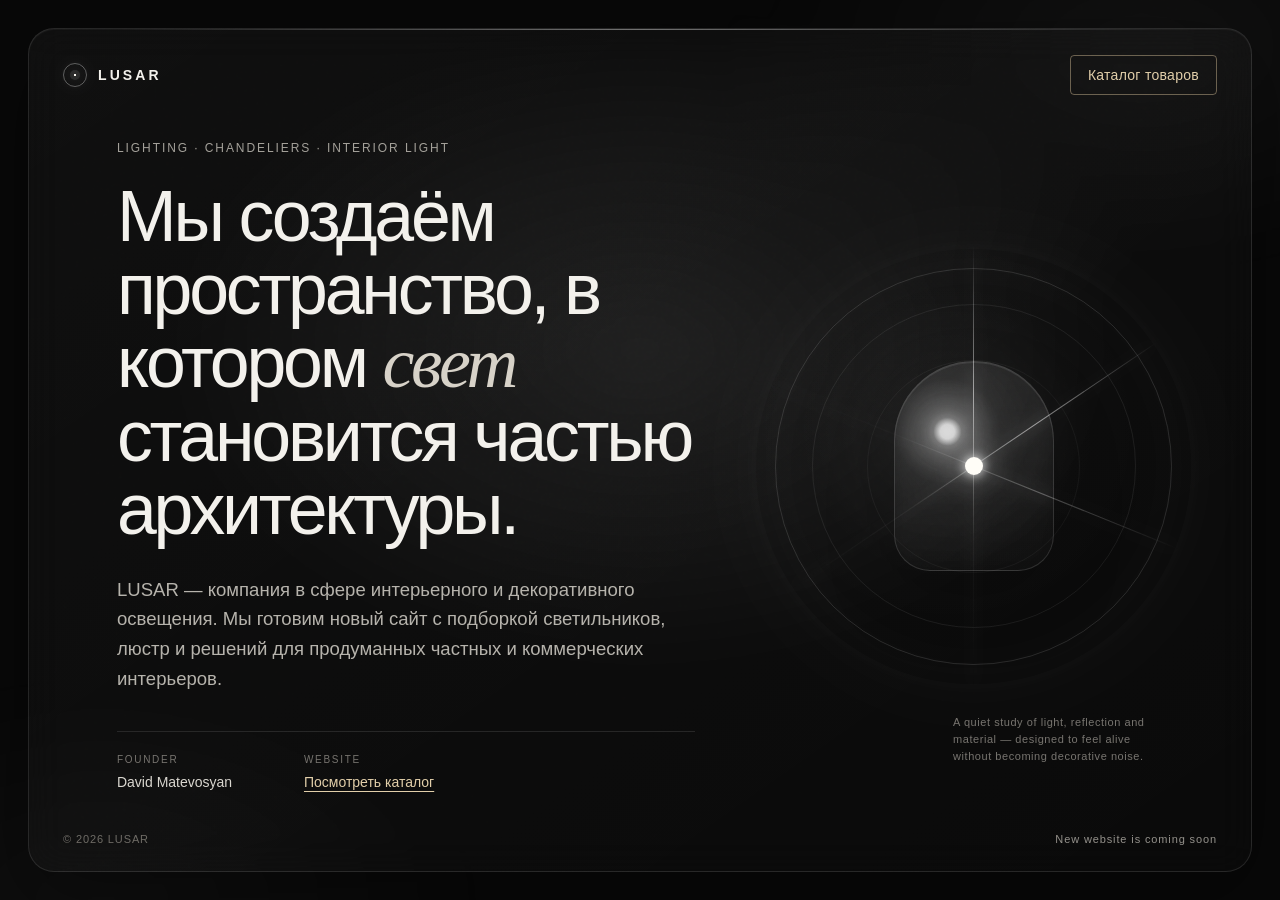
<file: index.html>
<!doctype html>
<html lang="ru">
<head>
  <meta charset="utf-8" />
  <meta name="viewport" content="width=device-width,initial-scale=1,viewport-fit=cover" />
  <title>LUSAR — Lighting & Interiors</title>
  <meta name="description" content="LUSAR — свет, светильники и люстры для частных и коммерческих интерьеров. Новый сайт готовится к запуску." />
  <meta name="theme-color" content="#0a0a0a" />
  <meta name="robots" content="index,follow" />
  <meta property="og:title" content="LUSAR — сайт скоро откроется" />
  <meta property="og:description" content="Свет, светильники и люстры для продуманных интерьеров. Новый сайт LUSAR готовится к запуску." />
  <meta property="og:type" content="website" />
  <style>
    :root{
      --bg:#080808;
      --panel:rgba(255,255,255,.045);
      --line:rgba(255,255,255,.105);
      --text:#f3f1ec;
      --muted:#a4a19a;
      --soft:#d7d2c8;
      --glow:rgba(241,238,229,.16);
      --mx:50%; --my:42%;
    }
    *{box-sizing:border-box}
    html,body{height:100%;margin:0;background:var(--bg);color:var(--text)}
    body{
      font-family:Inter,ui-sans-serif,-apple-system,BlinkMacSystemFont,"Segoe UI",Roboto,Helvetica,Arial,sans-serif;
      overflow:hidden;
      -webkit-font-smoothing:antialiased;
      text-rendering:optimizeLegibility;
    }
    body::before{
      content:""; position:fixed; inset:-20%; pointer-events:none;
      background:
        radial-gradient(900px 600px at var(--mx) var(--my), rgba(255,255,255,.09), transparent 58%),
        radial-gradient(700px 420px at 78% 18%, rgba(255,255,255,.045), transparent 62%),
        radial-gradient(700px 420px at 20% 86%, rgba(255,255,255,.035), transparent 64%);
      filter:blur(10px); opacity:.92;
      transition:opacity .4s ease;
      animation:breathe 9s ease-in-out infinite alternate;
    }
    body::after{
      content:""; position:fixed; inset:0; pointer-events:none; opacity:.25;
      background-image:url("data:image/svg+xml,%3Csvg viewBox='0 0 220 220' xmlns='http://www.w3.org/2000/svg'%3E%3Cfilter id='n'%3E%3CfeTurbulence type='fractalNoise' baseFrequency='.95' numOctaves='3' stitchTiles='stitch'/%3E%3C/filter%3E%3Crect width='100%25' height='100%25' filter='url(%23n)' opacity='.12'/%3E%3C/svg%3E");
      mix-blend-mode:soft-light;
    }
    @keyframes breathe{from{transform:scale(1) translate3d(0,0,0)}to{transform:scale(1.04) translate3d(-1%,1%,0)}}
    @keyframes reveal{from{opacity:0;transform:translateY(14px);filter:blur(8px)}to{opacity:1;transform:none;filter:none}}
    @keyframes sheen{0%,75%{transform:translateX(-120%) skewX(-18deg)}100%{transform:translateX(180%) skewX(-18deg)}}
    @keyframes lineMove{0%{transform:translateX(-120%)}100%{transform:translateX(120%)}}

    .page{height:100svh;min-height:620px;padding:28px;position:relative;display:grid;place-items:stretch}
    .shell{
      position:relative; width:100%; height:100%; border:1px solid var(--line); border-radius:26px;
      background:linear-gradient(145deg,rgba(255,255,255,.035),rgba(255,255,255,.012));
      backdrop-filter:blur(18px); -webkit-backdrop-filter:blur(18px);
      overflow:hidden; isolation:isolate;
      box-shadow:inset 0 1px 0 rgba(255,255,255,.04), 0 24px 80px rgba(0,0,0,.35);
    }
    .shell::before{
      content:""; position:absolute; left:7%; right:7%; top:0; height:1px; opacity:.7;
      background:linear-gradient(90deg,transparent,rgba(255,255,255,.55),transparent);
      animation:lineMove 9s linear infinite;
    }
    .topbar{position:absolute;left:34px;right:34px;top:26px;display:flex;align-items:center;justify-content:space-between;z-index:4}
    .brand{display:flex;align-items:center;gap:11px;letter-spacing:.22em;font-weight:650;font-size:14px}
    .mark{width:24px;height:24px;border:1px solid rgba(255,255,255,.32);border-radius:50%;position:relative;box-shadow:0 0 30px rgba(255,255,255,.06)}
    .mark::before{content:"";position:absolute;inset:6px;border-radius:50%;background:radial-gradient(circle,#faf8f2 0 18%,rgba(255,255,255,.12) 20% 100%);box-shadow:0 0 18px rgba(255,255,255,.22)}
    .catalog-link{display:inline-flex;align-items:center;justify-content:center;border:1px solid rgba(215,194,153,.45);border-radius:4px;padding:11px 17px;font-size:14px;color:#e2cfaa;letter-spacing:.02em;text-decoration:none;transition:background .2s}.catalog-link:hover{background:rgba(215,194,153,.08)}.catalog-link:focus-visible{outline:2px solid #d7c299;outline-offset:5px}
    .status{display:flex;align-items:center;gap:9px;color:var(--muted);font-size:12px;letter-spacing:.12em;text-transform:uppercase}
    .dot{width:6px;height:6px;border-radius:50%;background:#e8e5dc;box-shadow:0 0 16px rgba(255,255,255,.65)}

    .content{height:100%;display:grid;grid-template-columns:minmax(0,1.1fr) minmax(300px,.72fr);align-items:end;padding:112px 7.2% 7.2%;gap:7vw;position:relative;z-index:2}
    .copy{align-self:end;max-width:820px}
    .eyebrow{font-size:12px;letter-spacing:.16em;text-transform:uppercase;color:var(--muted);margin-bottom:25px;animation:reveal .9s .08s both}
    h1{margin:0;max-width:780px;font-weight:430;letter-spacing:-.045em;line-height:1.02;font-size:clamp(42px,5.6vw,82px);animation:reveal 1.05s .16s both}
    h1 em{font-family:Georgia,"Times New Roman",serif;font-weight:400;font-style:italic;color:var(--soft)}
    .lead{margin:28px 0 0;max-width:640px;color:#b6b3ac;font-size:clamp(16px,1.45vw,20px);line-height:1.6;animation:reveal 1s .27s both}
    .meta{display:flex;gap:42px;margin-top:38px;padding-top:22px;border-top:1px solid var(--line);animation:reveal 1s .38s both}
    .meta-item{min-width:145px}
    .meta-label{display:block;color:#77746f;text-transform:uppercase;font-size:10px;letter-spacing:.17em;margin-bottom:8px}
    .meta-value{font-size:14px;color:#dad7d0}

    .visual{align-self:stretch;position:relative;min-height:420px;display:flex;align-items:center;justify-content:center;animation:reveal 1.2s .2s both}
    .orb{position:absolute;width:min(34vw,470px);aspect-ratio:1;border-radius:50%;background:radial-gradient(circle at 44% 42%,rgba(255,255,255,.96) 0 2%,rgba(255,255,255,.25) 4%,rgba(255,255,255,.06) 15%,rgba(255,255,255,.018) 38%,transparent 66%);filter:blur(.2px);opacity:.72;box-shadow:0 0 120px rgba(255,255,255,.06);animation:breathe 7s ease-in-out infinite alternate-reverse}
    .ring{position:absolute;width:min(31vw,430px);aspect-ratio:1;border-radius:50%;border:1px solid rgba(255,255,255,.13);box-shadow:inset 0 0 60px rgba(255,255,255,.025),0 0 80px rgba(255,255,255,.03)}
    .ring::before,.ring::after{content:"";position:absolute;border-radius:50%;inset:9%;border:1px solid rgba(255,255,255,.07)}
    .ring::after{inset:23%;border-color:rgba(255,255,255,.045)}
    .beam{position:absolute;width:1px;height:68%;top:16%;background:linear-gradient(180deg,transparent,rgba(255,255,255,.55),rgba(255,255,255,.05),transparent);box-shadow:0 0 18px rgba(255,255,255,.25)}
    .beam.b2{transform:rotate(56deg)} .beam.b3{transform:rotate(112deg);opacity:.55}
    .glass{position:absolute;width:160px;height:210px;border:1px solid rgba(255,255,255,.13);border-radius:80px 80px 36px 36px;background:linear-gradient(180deg,rgba(255,255,255,.055),rgba(255,255,255,.01));backdrop-filter:blur(8px);overflow:hidden;box-shadow:inset 0 1px 0 rgba(255,255,255,.09),0 30px 70px rgba(0,0,0,.2)}
    .glass::after{content:"";position:absolute;top:-10%;left:-80%;width:45%;height:120%;background:linear-gradient(90deg,transparent,rgba(255,255,255,.16),transparent);animation:sheen 7s ease-in-out infinite}
    .core{position:absolute;width:18px;height:18px;border-radius:50%;background:#fffdf7;box-shadow:0 0 12px #fff,0 0 32px rgba(255,255,255,.75),0 0 80px rgba(255,255,255,.28)}
    .caption{position:absolute;bottom:4%;right:0;width:210px;color:#77746f;font-size:11px;line-height:1.55;letter-spacing:.05em}

    .foot{position:absolute;left:34px;right:34px;bottom:26px;display:flex;justify-content:space-between;align-items:center;color:#6f6c66;font-size:11px;letter-spacing:.08em;z-index:4}
    .foot span:last-child{color:#94918b}

    @media (max-width:900px){
      body{overflow:auto}
      .page{height:auto;min-height:100svh;padding:14px}
      .shell{min-height:calc(100svh - 28px);border-radius:20px}
      .topbar{left:20px;right:20px;top:20px}
      .content{grid-template-columns:1fr;padding:96px 22px 86px;gap:12px;align-items:center}
      .visual{position:absolute;inset:10% -18% auto auto;width:72vw;height:52vh;min-height:0;opacity:.48;z-index:-1}
      .copy{align-self:center;max-width:680px}
      h1{font-size:clamp(42px,12vw,68px);max-width:640px}
      .lead{font-size:16px;max-width:540px;margin-top:22px}
      .meta{gap:24px;flex-wrap:wrap;margin-top:30px}
      .caption{display:none}
      .foot{left:20px;right:20px;bottom:19px}
    }
    @media (max-width:560px){
      .status{font-size:10px}.status .status-text{display:none}
      .brand{font-size:13px}.mark{width:22px;height:22px}
      .content{padding-left:18px;padding-right:18px}
      h1{font-size:clamp(39px,12.5vw,54px);line-height:1.04}
      .eyebrow{margin-bottom:18px;font-size:10px}
      .lead{font-size:15px;line-height:1.55}
      .meta{display:grid;grid-template-columns:1fr 1fr;gap:18px 20px;padding-top:18px}
      .meta-item{min-width:0}
      .foot{font-size:9px;gap:12px}.foot span:last-child{text-align:right}
      .visual{right:-31%;top:10%;width:88vw;height:48vh}
    }
    @media (prefers-reduced-motion:reduce){*,*::before,*::after{animation:none!important;transition:none!important}}
  </style>
</head>
<body>
  <main class="page">
    <section class="shell" aria-label="LUSAR — временная страница">
      <header class="topbar">
        <div class="brand"><span class="mark" aria-hidden="true"></span><span>LUSAR</span></div>
        <a class="catalog-link" href="catalog.html">Каталог товаров</a>
      </header>

      <div class="content">
        <div class="copy">
          <div class="eyebrow">Lighting · Chandeliers · Interior light</div>
          <h1>Мы создаём пространство, в котором <em>свет</em> становится частью архитектуры.</h1>
          <p class="lead">LUSAR — компания в сфере интерьерного и декоративного освещения. Мы готовим новый сайт с подборкой светильников, люстр и решений для продуманных частных и коммерческих интерьеров.</p>
          <div class="meta">
            <div class="meta-item"><span class="meta-label">Founder</span><span class="meta-value">David Matevosyan</span></div>
            <div class="meta-item"><span class="meta-label">Website</span><a class="meta-value" href="catalog.html" style="color:#e2cfaa;text-underline-offset:4px">Посмотреть каталог</a></div>
          </div>
        </div>

        <div class="visual" aria-hidden="true">
          <div class="orb"></div>
          <div class="ring"></div>
          <div class="beam"></div>
          <div class="beam b2"></div>
          <div class="beam b3"></div>
          <div class="glass"></div>
          <div class="core"></div>
          <div class="caption">A quiet study of light, reflection and material — designed to feel alive without becoming decorative noise.</div>
        </div>
      </div>

      <footer class="foot"><span>© 2026 LUSAR</span><span>New website is coming soon</span></footer>
    </section>
  </main>
  <script>
    const root=document.documentElement;
    let tx=50,ty=42,cx=50,cy=42,raf;
    const tick=()=>{cx+=(tx-cx)*.08;cy+=(ty-cy)*.08;root.style.setProperty('--mx',cx+'%');root.style.setProperty('--my',cy+'%');raf=requestAnimationFrame(tick)};
    if(!matchMedia('(prefers-reduced-motion: reduce)').matches){
      addEventListener('pointermove',e=>{tx=(e.clientX/innerWidth)*100;ty=(e.clientY/innerHeight)*100},{passive:true});
      tick();
    }
  </script>
</body>
</html>
</file>
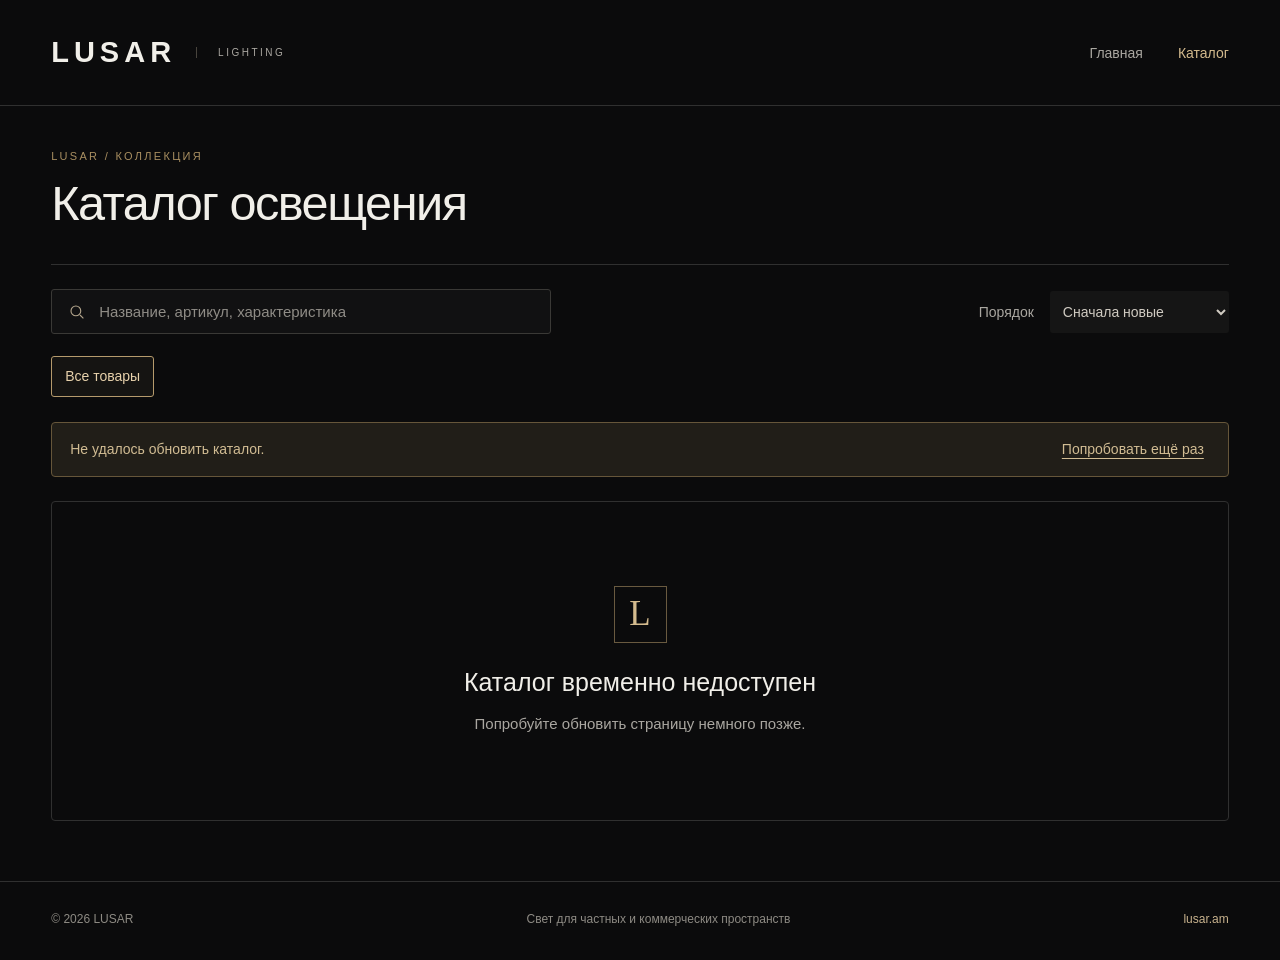
<file: catalog.html>
<!doctype html>
<html lang="ru">
<head>
  <meta charset="utf-8">
  <meta name="viewport" content="width=device-width,initial-scale=1,viewport-fit=cover">
  <title>Каталог освещения — LUSAR</title>
  <meta name="description" content="Светильники, люстры, бра, светодиодные ленты и решения для освещения LUSAR. Фотографии, цены в драмах и характеристики товаров.">
  <meta name="theme-color" content="#0b0b0c">
  <link rel="canonical" href="https://lusar.am/catalog.html">
  <link rel="icon" type="image/svg+xml" href="data:image/svg+xml,%3Csvg xmlns='http://www.w3.org/2000/svg' viewBox='0 0 32 32'%3E%3Crect width='32' height='32' rx='6' fill='%230b0b0c'/%3E%3Cpath d='M10 7h4v15h9v4H10z' fill='%23d4bb8e'/%3E%3C/svg%3E">
  <link rel="stylesheet" href="assets/catalog.css">
  <script src="assets/catalog.js" defer></script>
</head>
<body>
  <a class="skip-link" href="#products">Перейти к товарам</a>
  <header class="site-header"><a class="brand" href="./" aria-label="LUSAR — главная">LUSAR<span>LIGHTING</span></a><nav aria-label="Основное меню"><a href="./">Главная</a><a href="catalog.html" aria-current="page">Каталог</a></nav></header>
  <main class="catalog-page">
    <div class="catalog-heading"><div><p class="eyebrow">LUSAR / КОЛЛЕКЦИЯ</p><h1>Каталог освещения</h1></div><p class="collection-count" id="collection-count" aria-live="polite">Загружаем коллекцию</p></div>
    <div class="catalog-tools"><label class="search"><span class="sr-only">Поиск по названию, артикулу или характеристике</span><svg viewBox="0 0 24 24" fill="none" aria-hidden="true"><circle cx="10.5" cy="10.5" r="6.5"/><path d="m16 16 4.5 4.5"/></svg><input id="search" type="search" placeholder="Название, артикул, характеристика" autocomplete="off"></label><label class="sort"><span>Порядок</span><select id="sort"><option value="new">Сначала новые</option><option value="name">По названию</option><option value="price-asc">Цена по возрастанию</option><option value="price-desc">Цена по убыванию</option></select></label></div>
    <nav id="categories" class="categories" aria-label="Категории товаров"><button type="button" class="category-pill selected" aria-pressed="true">Все товары</button></nav>
    <div id="connection-notice" class="connection-notice" role="status" hidden><span>Не удалось обновить каталог.</span><button type="button" id="retry">Попробовать ещё раз</button></div>
    <section id="products" class="product-grid" aria-label="Товары" aria-busy="true"><div class="loading-card" aria-hidden="true"></div><div class="loading-card" aria-hidden="true"></div><div class="loading-card" aria-hidden="true"></div><div class="loading-card" aria-hidden="true"></div></section>
    <section id="empty" class="empty-state" hidden><span class="empty-mark" aria-hidden="true">L</span><h2 id="empty-title">Коллекция готовится</h2><p id="empty-text">Скоро здесь появятся товары LUSAR.</p><button type="button" id="reset-filters" hidden>Сбросить фильтры</button></section>
    <noscript><p class="noscript">Чтобы увидеть актуальные товары и фотографии, включите JavaScript в браузере.</p></noscript>
  </main>
  <footer class="site-footer"><span>© <span id="year">2026</span> LUSAR</span><span>Свет для частных и коммерческих пространств</span><a href="./">lusar.am</a></footer>
  <dialog id="product-dialog" class="product-dialog" aria-labelledby="detail-title"><div class="dialog-toolbar"><span>LUSAR / ТОВАР</span><button type="button" id="close-detail" class="icon-button" aria-label="Закрыть карточку товара">×</button></div><div id="product-detail" class="product-detail"></div></dialog>
  <div class="sr-only" aria-live="polite" id="announce"></div>
</body>
</html>
</file>
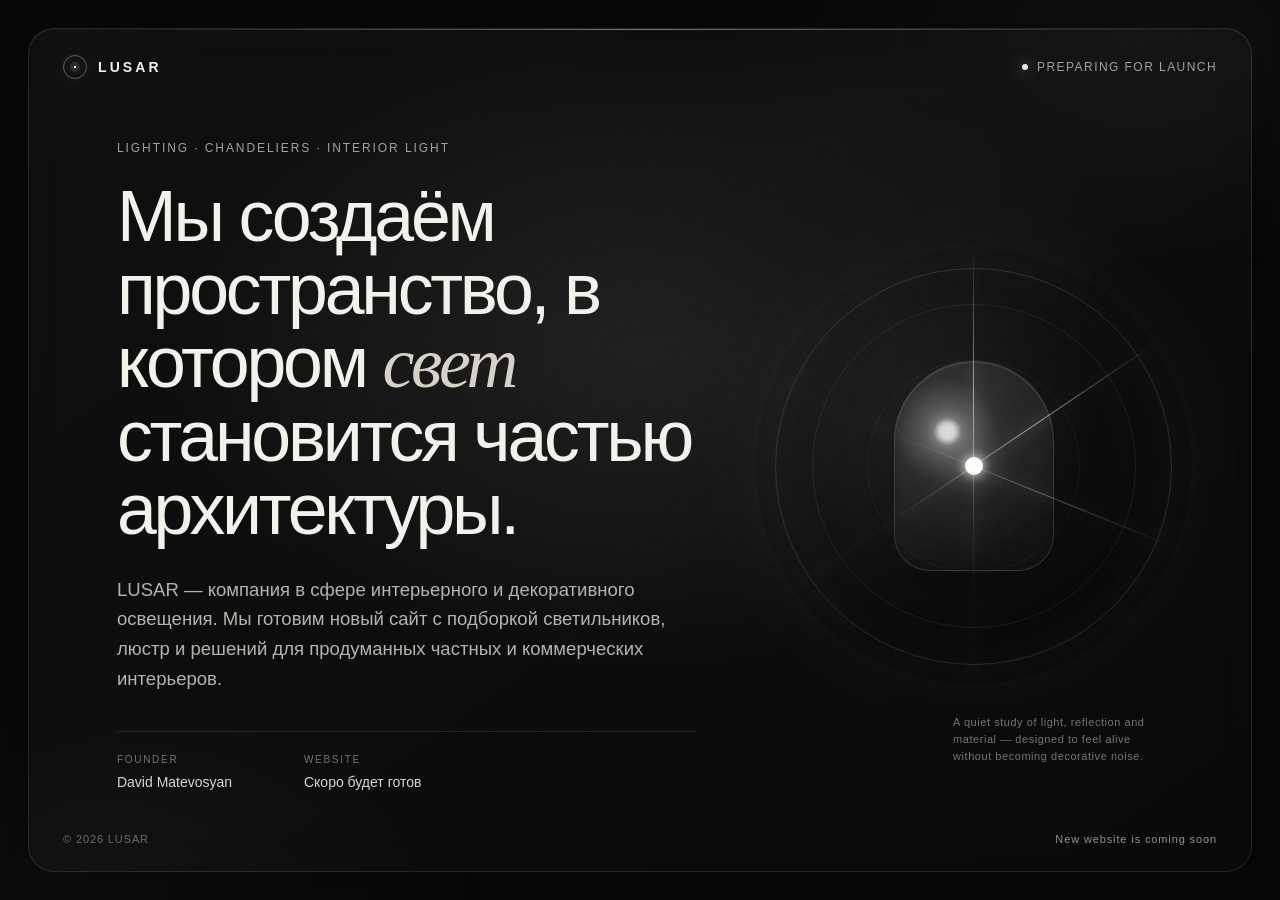
<file: index(4).html>
<!doctype html>
<html lang="ru">
<head>
  <meta charset="utf-8" />
  <meta name="viewport" content="width=device-width,initial-scale=1,viewport-fit=cover" />
  <title>LUSAR — Lighting & Interiors</title>
  <meta name="description" content="LUSAR — свет, светильники и люстры для частных и коммерческих интерьеров. Новый сайт готовится к запуску." />
  <meta name="theme-color" content="#0a0a0a" />
  <meta name="robots" content="index,follow" />
  <meta property="og:title" content="LUSAR — сайт скоро откроется" />
  <meta property="og:description" content="Свет, светильники и люстры для продуманных интерьеров. Новый сайт LUSAR готовится к запуску." />
  <meta property="og:type" content="website" />
  <style>
    :root{
      --bg:#080808;
      --panel:rgba(255,255,255,.045);
      --line:rgba(255,255,255,.105);
      --text:#f3f1ec;
      --muted:#a4a19a;
      --soft:#d7d2c8;
      --glow:rgba(241,238,229,.16);
      --mx:50%; --my:42%;
    }
    *{box-sizing:border-box}
    html,body{height:100%;margin:0;background:var(--bg);color:var(--text)}
    body{
      font-family:Inter,ui-sans-serif,-apple-system,BlinkMacSystemFont,"Segoe UI",Roboto,Helvetica,Arial,sans-serif;
      overflow:hidden;
      -webkit-font-smoothing:antialiased;
      text-rendering:optimizeLegibility;
    }
    body::before{
      content:""; position:fixed; inset:-20%; pointer-events:none;
      background:
        radial-gradient(900px 600px at var(--mx) var(--my), rgba(255,255,255,.09), transparent 58%),
        radial-gradient(700px 420px at 78% 18%, rgba(255,255,255,.045), transparent 62%),
        radial-gradient(700px 420px at 20% 86%, rgba(255,255,255,.035), transparent 64%);
      filter:blur(10px); opacity:.92;
      transition:opacity .4s ease;
      animation:breathe 9s ease-in-out infinite alternate;
    }
    body::after{
      content:""; position:fixed; inset:0; pointer-events:none; opacity:.25;
      background-image:url("data:image/svg+xml,%3Csvg viewBox='0 0 220 220' xmlns='http://www.w3.org/2000/svg'%3E%3Cfilter id='n'%3E%3CfeTurbulence type='fractalNoise' baseFrequency='.95' numOctaves='3' stitchTiles='stitch'/%3E%3C/filter%3E%3Crect width='100%25' height='100%25' filter='url(%23n)' opacity='.12'/%3E%3C/svg%3E");
      mix-blend-mode:soft-light;
    }
    @keyframes breathe{from{transform:scale(1) translate3d(0,0,0)}to{transform:scale(1.04) translate3d(-1%,1%,0)}}
    @keyframes reveal{from{opacity:0;transform:translateY(14px);filter:blur(8px)}to{opacity:1;transform:none;filter:none}}
    @keyframes sheen{0%,75%{transform:translateX(-120%) skewX(-18deg)}100%{transform:translateX(180%) skewX(-18deg)}}
    @keyframes lineMove{0%{transform:translateX(-120%)}100%{transform:translateX(120%)}}

    .page{height:100svh;min-height:620px;padding:28px;position:relative;display:grid;place-items:stretch}
    .shell{
      position:relative; width:100%; height:100%; border:1px solid var(--line); border-radius:26px;
      background:linear-gradient(145deg,rgba(255,255,255,.035),rgba(255,255,255,.012));
      backdrop-filter:blur(18px); -webkit-backdrop-filter:blur(18px);
      overflow:hidden; isolation:isolate;
      box-shadow:inset 0 1px 0 rgba(255,255,255,.04), 0 24px 80px rgba(0,0,0,.35);
    }
    .shell::before{
      content:""; position:absolute; left:7%; right:7%; top:0; height:1px; opacity:.7;
      background:linear-gradient(90deg,transparent,rgba(255,255,255,.55),transparent);
      animation:lineMove 9s linear infinite;
    }
    .topbar{position:absolute;left:34px;right:34px;top:26px;display:flex;align-items:center;justify-content:space-between;z-index:4}
    .brand{display:flex;align-items:center;gap:11px;letter-spacing:.22em;font-weight:650;font-size:14px}
    .mark{width:24px;height:24px;border:1px solid rgba(255,255,255,.32);border-radius:50%;position:relative;box-shadow:0 0 30px rgba(255,255,255,.06)}
    .mark::before{content:"";position:absolute;inset:6px;border-radius:50%;background:radial-gradient(circle,#faf8f2 0 18%,rgba(255,255,255,.12) 20% 100%);box-shadow:0 0 18px rgba(255,255,255,.22)}
    .status{display:flex;align-items:center;gap:9px;color:var(--muted);font-size:12px;letter-spacing:.12em;text-transform:uppercase}
    .dot{width:6px;height:6px;border-radius:50%;background:#e8e5dc;box-shadow:0 0 16px rgba(255,255,255,.65)}

    .content{height:100%;display:grid;grid-template-columns:minmax(0,1.1fr) minmax(300px,.72fr);align-items:end;padding:112px 7.2% 7.2%;gap:7vw;position:relative;z-index:2}
    .copy{align-self:end;max-width:820px}
    .eyebrow{font-size:12px;letter-spacing:.16em;text-transform:uppercase;color:var(--muted);margin-bottom:25px;animation:reveal .9s .08s both}
    h1{margin:0;max-width:780px;font-weight:430;letter-spacing:-.045em;line-height:1.02;font-size:clamp(42px,5.6vw,82px);animation:reveal 1.05s .16s both}
    h1 em{font-family:Georgia,"Times New Roman",serif;font-weight:400;font-style:italic;color:var(--soft)}
    .lead{margin:28px 0 0;max-width:640px;color:#b6b3ac;font-size:clamp(16px,1.45vw,20px);line-height:1.6;animation:reveal 1s .27s both}
    .meta{display:flex;gap:42px;margin-top:38px;padding-top:22px;border-top:1px solid var(--line);animation:reveal 1s .38s both}
    .meta-item{min-width:145px}
    .meta-label{display:block;color:#77746f;text-transform:uppercase;font-size:10px;letter-spacing:.17em;margin-bottom:8px}
    .meta-value{font-size:14px;color:#dad7d0}

    .visual{align-self:stretch;position:relative;min-height:420px;display:flex;align-items:center;justify-content:center;animation:reveal 1.2s .2s both}
    .orb{position:absolute;width:min(34vw,470px);aspect-ratio:1;border-radius:50%;background:radial-gradient(circle at 44% 42%,rgba(255,255,255,.96) 0 2%,rgba(255,255,255,.25) 4%,rgba(255,255,255,.06) 15%,rgba(255,255,255,.018) 38%,transparent 66%);filter:blur(.2px);opacity:.72;box-shadow:0 0 120px rgba(255,255,255,.06);animation:breathe 7s ease-in-out infinite alternate-reverse}
    .ring{position:absolute;width:min(31vw,430px);aspect-ratio:1;border-radius:50%;border:1px solid rgba(255,255,255,.13);box-shadow:inset 0 0 60px rgba(255,255,255,.025),0 0 80px rgba(255,255,255,.03)}
    .ring::before,.ring::after{content:"";position:absolute;border-radius:50%;inset:9%;border:1px solid rgba(255,255,255,.07)}
    .ring::after{inset:23%;border-color:rgba(255,255,255,.045)}
    .beam{position:absolute;width:1px;height:68%;top:16%;background:linear-gradient(180deg,transparent,rgba(255,255,255,.55),rgba(255,255,255,.05),transparent);box-shadow:0 0 18px rgba(255,255,255,.25)}
    .beam.b2{transform:rotate(56deg)} .beam.b3{transform:rotate(112deg);opacity:.55}
    .glass{position:absolute;width:160px;height:210px;border:1px solid rgba(255,255,255,.13);border-radius:80px 80px 36px 36px;background:linear-gradient(180deg,rgba(255,255,255,.055),rgba(255,255,255,.01));backdrop-filter:blur(8px);overflow:hidden;box-shadow:inset 0 1px 0 rgba(255,255,255,.09),0 30px 70px rgba(0,0,0,.2)}
    .glass::after{content:"";position:absolute;top:-10%;left:-80%;width:45%;height:120%;background:linear-gradient(90deg,transparent,rgba(255,255,255,.16),transparent);animation:sheen 7s ease-in-out infinite}
    .core{position:absolute;width:18px;height:18px;border-radius:50%;background:#fffdf7;box-shadow:0 0 12px #fff,0 0 32px rgba(255,255,255,.75),0 0 80px rgba(255,255,255,.28)}
    .caption{position:absolute;bottom:4%;right:0;width:210px;color:#77746f;font-size:11px;line-height:1.55;letter-spacing:.05em}

    .foot{position:absolute;left:34px;right:34px;bottom:26px;display:flex;justify-content:space-between;align-items:center;color:#6f6c66;font-size:11px;letter-spacing:.08em;z-index:4}
    .foot span:last-child{color:#94918b}

    @media (max-width:900px){
      body{overflow:auto}
      .page{height:auto;min-height:100svh;padding:14px}
      .shell{min-height:calc(100svh - 28px);border-radius:20px}
      .topbar{left:20px;right:20px;top:20px}
      .content{grid-template-columns:1fr;padding:96px 22px 86px;gap:12px;align-items:center}
      .visual{position:absolute;inset:10% -18% auto auto;width:72vw;height:52vh;min-height:0;opacity:.48;z-index:-1}
      .copy{align-self:center;max-width:680px}
      h1{font-size:clamp(42px,12vw,68px);max-width:640px}
      .lead{font-size:16px;max-width:540px;margin-top:22px}
      .meta{gap:24px;flex-wrap:wrap;margin-top:30px}
      .caption{display:none}
      .foot{left:20px;right:20px;bottom:19px}
    }
    @media (max-width:560px){
      .status{font-size:10px}.status .status-text{display:none}
      .brand{font-size:13px}.mark{width:22px;height:22px}
      .content{padding-left:18px;padding-right:18px}
      h1{font-size:clamp(39px,12.5vw,54px);line-height:1.04}
      .eyebrow{margin-bottom:18px;font-size:10px}
      .lead{font-size:15px;line-height:1.55}
      .meta{display:grid;grid-template-columns:1fr 1fr;gap:18px 20px;padding-top:18px}
      .meta-item{min-width:0}
      .foot{font-size:9px;gap:12px}.foot span:last-child{text-align:right}
      .visual{right:-31%;top:10%;width:88vw;height:48vh}
    }
    @media (prefers-reduced-motion:reduce){*,*::before,*::after{animation:none!important;transition:none!important}}
  </style>
</head>
<body>
  <main class="page">
    <section class="shell" aria-label="LUSAR — временная страница">
      <header class="topbar">
        <div class="brand"><span class="mark" aria-hidden="true"></span><span>LUSAR</span></div>
        <div class="status"><span class="dot"></span><span class="status-text">Preparing for launch</span></div>
      </header>

      <div class="content">
        <div class="copy">
          <div class="eyebrow">Lighting · Chandeliers · Interior light</div>
          <h1>Мы создаём пространство, в котором <em>свет</em> становится частью архитектуры.</h1>
          <p class="lead">LUSAR — компания в сфере интерьерного и декоративного освещения. Мы готовим новый сайт с подборкой светильников, люстр и решений для продуманных частных и коммерческих интерьеров.</p>
          <div class="meta">
            <div class="meta-item"><span class="meta-label">Founder</span><span class="meta-value">David Matevosyan</span></div>
            <div class="meta-item"><span class="meta-label">Website</span><span class="meta-value">Скоро будет готов</span></div>
          </div>
        </div>

        <div class="visual" aria-hidden="true">
          <div class="orb"></div>
          <div class="ring"></div>
          <div class="beam"></div>
          <div class="beam b2"></div>
          <div class="beam b3"></div>
          <div class="glass"></div>
          <div class="core"></div>
          <div class="caption">A quiet study of light, reflection and material — designed to feel alive without becoming decorative noise.</div>
        </div>
      </div>

      <footer class="foot"><span>© 2026 LUSAR</span><span>New website is coming soon</span></footer>
    </section>
  </main>
  <script>
    const root=document.documentElement;
    let tx=50,ty=42,cx=50,cy=42,raf;
    const tick=()=>{cx+=(tx-cx)*.08;cy+=(ty-cy)*.08;root.style.setProperty('--mx',cx+'%');root.style.setProperty('--my',cy+'%');raf=requestAnimationFrame(tick)};
    if(!matchMedia('(prefers-reduced-motion: reduce)').matches){
      addEventListener('pointermove',e=>{tx=(e.clientX/innerWidth)*100;ty=(e.clientY/innerHeight)*100},{passive:true});
      tick();
    }
  </script>
</body>
</html>
</file>
<file: assets/catalog.css>
:root{color-scheme:dark;--bg:#0b0b0c;--surface:#131314;--line:#303030;--text:#f1efe9;--muted:#aaa7a1;--accent:#d4bb8e;--soft:#e6d8bd;font-family:Inter,ui-sans-serif,-apple-system,BlinkMacSystemFont,"Segoe UI",Arial,sans-serif}*{box-sizing:border-box}body{margin:0;background:var(--bg);color:var(--text);font-size:16px;-webkit-font-smoothing:antialiased}button,input,select{font:inherit}button,a,input,select{-webkit-tap-highlight-color:transparent}button,a{touch-action:manipulation}a{color:inherit;text-decoration:none}button{cursor:pointer}button:disabled{cursor:default}button:focus-visible,a:focus-visible,input:focus-visible,select:focus-visible{outline:2px solid var(--accent);outline-offset:5px}button{color:inherit;background:none;border:0}button[hidden],[hidden]{display:none!important}.sr-only{position:absolute;width:1px;height:1px;padding:0;margin:-1px;overflow:hidden;clip:rect(0,0,0,0);white-space:nowrap;border:0}.skip-link{position:fixed;top:12px;left:20px;transform:translateY(-150%);padding:12px 18px;background:var(--accent);color:#191714;z-index:10}.skip-link:focus{transform:none}.site-header,.catalog-page,.site-footer{max-width:1440px;margin:auto;padding-left:clamp(20px,4vw,64px);padding-right:clamp(20px,4vw,64px)}.site-header{height:106px;display:flex;align-items:center;justify-content:space-between;border-bottom:1px solid var(--line)}.brand{font-size:29px;letter-spacing:5px;font-weight:550;display:flex;align-items:center;gap:20px}.brand span{font-size:10px;letter-spacing:2.5px;color:var(--muted);font-weight:400;padding-left:21px;border-left:1px solid #48443d}.site-header nav{display:flex;gap:35px;font-size:14px;color:var(--muted)}.site-header nav a[aria-current]{color:var(--accent)}.catalog-page{min-height:calc(100dvh - 200px);padding-top:44px;padding-bottom:60px}.catalog-heading{display:flex;align-items:flex-end;justify-content:space-between;gap:20px;margin-bottom:32px}.eyebrow{font-size:11px;letter-spacing:2.3px;color:#a98f61;margin:0 0 13px}h1{font-size:clamp(30px,3.8vw,49px);letter-spacing:-1.5px;line-height:1.18;font-weight:430;margin:0}.collection-count{color:var(--muted);font-size:14px;margin:0 0 6px;white-space:nowrap}.catalog-tools{display:flex;gap:22px;align-items:center;justify-content:space-between;border-top:1px solid var(--line);padding:24px 0 22px}.search{display:flex;align-items:center;gap:13px;border:1px solid #3a3936;border-radius:3px;width:min(500px,50%);background:#111112;padding:0 16px}.search svg{width:18px;height:18px;stroke:#b3a58c;stroke-width:1.5;flex-shrink:0}.search input{background:none;border:0;padding:13px 0;color:var(--text);width:100%;min-width:0;font-size:15px;outline:none}.search:focus-within{border-color:var(--accent)}.search input:focus-visible{outline:none}.search input::placeholder{color:#8f8c86}.sort{display:flex;align-items:center;gap:16px;color:var(--muted);font-size:14px}.sort select{border:0;background:#151515;color:#d0cbc2;padding:12px 9px;border-radius:3px;font-size:14px;max-width:245px}.categories{display:flex;align-items:center;gap:8px;flex-wrap:wrap;padding-bottom:25px}.category-pill{border:1px solid #32312e;color:#b5b0a6;padding:10px 13px;border-radius:3px;font-size:14px;line-height:1.35;transition:background .15s,border-color .15s}.category-pill span{margin-left:9px;color:#85817a;font-size:12px}.category-pill:hover{border-color:#81735b}.category-pill.selected{border-color:#b59a6c;color:#e7d1ab;background:#d4bb8e0d}.category-pill.selected span{color:#c5ac81}.product-grid{display:grid;grid-template-columns:repeat(4,minmax(0,1fr));gap:27px 22px}.product-card{display:flex;flex-direction:column;min-width:0;text-align:left;background:var(--surface);border:1px solid #292929;border-radius:4px;overflow:hidden;transition:border-color .18s;position:relative}.product-card:hover{border-color:#aa8f60}.product-card-link{display:block;width:100%;height:100%;padding:0;text-align:left;color:inherit}.product-image{display:grid;place-items:center;aspect-ratio:1/1.03;background:#eeede8;position:relative;overflow:hidden}.product-image img{width:100%;height:100%;object-fit:contain;display:block}.image-fallback{position:absolute;inset:0;display:grid;place-items:center;color:#a49d90;font-family:Georgia,serif;font-size:44px}.product-image img.loaded{position:relative;z-index:1}.product-card-body{padding:20px 18px 19px;display:flex;flex-direction:column;min-height:178px}.product-category{color:#a79c87;font-size:12px;line-height:1.5;margin:0 0 9px}.product-name{font-size:18px;line-height:1.45;letter-spacing:-.2px;font-weight:450;margin:0 0 9px;overflow-wrap:anywhere}.product-sku{font-family:ui-monospace,SFMono-Regular,monospace;font-size:13px;color:#929089;margin:0 0 17px;overflow-wrap:anywhere}.product-price{font-size:18px;font-weight:500;color:var(--soft);margin:0;margin-top:auto;line-height:1.6}.product-price small{font-size:12px;color:#9d968a;font-weight:400}.card-specs{display:flex;flex-wrap:wrap;gap:6px;margin-top:15px;min-height:22px}.card-specs span{font-size:11px;color:#b7b0a4;border:1px solid #3a352d;padding:4px 7px;border-radius:3px;line-height:1.3}.connection-notice{padding:15px 18px;background:#211e18;border:1px solid #66563a;border-radius:4px;margin-bottom:24px;display:flex;gap:15px;align-items:center;justify-content:space-between;color:#d1bc93;font-size:14px;line-height:1.5}.connection-notice button{font-size:14px;text-decoration:underline;text-underline-offset:4px}.loading-card{min-height:390px;border:1px solid #292929;border-radius:4px;background:linear-gradient(180deg,#202020 0 62%,#141414 62% 100%);animation:pulse 1.5s infinite alternate}.empty-state{display:flex;flex-direction:column;align-items:center;justify-content:center;text-align:center;padding:60px 20px;min-height:320px;border:1px solid var(--line);border-radius:4px}.empty-mark{display:grid;place-items:center;width:53px;height:57px;border:1px solid #695a40;color:var(--accent);font:35px Georgia,serif;margin-bottom:23px}.empty-state h2{font-size:25px;line-height:1.35;font-weight:430;margin:0 0 12px}.empty-state p{font-size:15px;color:var(--muted);line-height:1.7;max-width:420px;margin:0}.empty-state button{border:1px solid #7c6848;padding:11px 20px;border-radius:3px;color:var(--accent);margin-top:22px;font-size:14px}.site-footer{border-top:1px solid var(--line);padding-top:27px;padding-bottom:30px;display:flex;gap:20px;justify-content:space-between;align-items:center;color:#8e8b84;font-size:12px;line-height:1.7}.site-footer>a{color:#c9b38e}.noscript{padding:25px;border:1px solid #66563a;color:#d1bc93;font-size:16px}.product-dialog{width:min(1060px,calc(100% - 32px));max-width:none;border:1px solid #4b453a;border-radius:5px;background:#121213;color:var(--text);padding:0;max-height:calc(100dvh - 40px);overflow-y:auto}.product-dialog::backdrop{background:#000c;backdrop-filter:blur(5px)}.dialog-toolbar{position:sticky;top:0;z-index:3;display:flex;align-items:center;justify-content:space-between;gap:15px;padding:15px 21px;background:#131314f5;border-bottom:1px solid #34322e}.dialog-toolbar>span{font-size:10px;letter-spacing:2px;color:#a59477}.icon-button{font-size:26px;font-weight:300;line-height:1;width:35px;height:35px;display:grid;place-items:center;border:1px solid #444039;border-radius:3px;color:#c8bda9}.product-detail{display:grid;grid-template-columns:1fr 1fr;gap:33px;padding:28px}.detail-gallery{align-self:start;min-width:0}.detail-main-photo{position:relative;aspect-ratio:1;background:#eeede8;display:grid;place-items:center;border-radius:3px;overflow:hidden}.detail-main-photo img{width:100%;height:100%;object-fit:contain;display:block}.detail-thumbnails{display:flex;gap:8px;overflow-x:auto;margin-top:11px;padding:3px}.detail-thumbnail{background:#eeede8;flex:0 0 63px;width:63px;height:63px;padding:0;border:2px solid transparent;border-radius:3px;overflow:hidden}.detail-thumbnail[aria-pressed="true"]{border-color:var(--accent);outline:1px solid var(--accent);outline-offset:1px}.detail-thumbnail img{width:100%;height:100%;object-fit:contain}.detail-info{min-width:0}.detail-info h2{font-size:clamp(25px,3.2vw,35px);line-height:1.22;letter-spacing:-.6px;font-weight:450;margin:11px 0 15px;overflow-wrap:anywhere}.detail-brand{color:#b7aa91;font-size:13px;letter-spacing:.3px;margin:0 0 11px}.detail-price{margin:20px 0;font-size:28px;color:#e4d2b0;font-weight:450}.detail-price small{font-size:14px;color:var(--muted)}.detail-description{color:#b8b3aa;font-size:15px;line-height:1.8;white-space:pre-line;margin:21px 0 27px;overflow-wrap:anywhere}.spec-group{border-top:1px solid #36332d;margin-top:24px;padding-top:18px}.spec-group h3{font-size:14px;letter-spacing:.3px;font-weight:500;color:#d6c5a6;margin:0 0 10px}.spec-list{margin:0}.spec-line{display:grid;grid-template-columns:1fr 1fr;gap:14px;padding:11px 0;border-bottom:1px solid #262522;font-size:14px;line-height:1.6;overflow-wrap:anywhere}.spec-line dt{color:#929089}.spec-line dd{margin:0;color:#d4cec3;text-align:right}.share-button{display:inline-flex;align-items:center;justify-content:center;width:100%;font-size:14px;border:1px solid #6f6047;color:#d4bb8e;padding:13px 16px;border-radius:3px;margin-top:25px}.share-button:hover{background:#d4bb8e0c}.share-result{font-size:13px;color:#bba780;line-height:1.5;margin:10px 0 0}.dialog-unavailable{grid-column:1/-1;padding:45px 20px;text-align:center;color:var(--muted)}@keyframes pulse{from{opacity:.45}to{opacity:.85}}@media(min-width:1600px){.product-grid{gap:31px 27px}.product-card-body{padding:22px}}@media(max-width:1150px){.product-grid{grid-template-columns:repeat(3,minmax(0,1fr))}.catalog-heading h1{font-size:39px}.detail-info h2{font-size:27px}.product-detail{padding:23px;gap:24px}}@media(max-width:800px){.site-header{height:85px}.brand{font-size:25px;letter-spacing:4px}.brand span{display:none}.catalog-page{padding-top:32px}.catalog-heading{align-items:flex-start;flex-direction:column;gap:13px;margin-bottom:24px}.catalog-heading h1{font-size:35px}.collection-count{font-size:13px}.catalog-tools{flex-wrap:wrap;gap:16px;padding:21px 0}.search{width:100%;max-width:none}.sort{width:100%;justify-content:space-between}.sort select{max-width:none;flex:1;margin-left:15px}.product-grid{grid-template-columns:repeat(2,minmax(0,1fr));gap:20px 15px}.category-pill{font-size:13px;padding:9px 11px}.categories{padding-bottom:22px;gap:7px}.product-name{font-size:16px}.product-price{font-size:16px}.product-card-body{padding:16px 14px;min-height:165px}.product-category{font-size:11px}.product-sku{font-size:12px}.card-specs{margin-top:12px}.card-specs span{font-size:10px}.site-footer{flex-wrap:wrap;font-size:11px}.site-footer>span:nth-child(2){order:3;width:100%;margin-top:-9px}.product-dialog{width:calc(100% - 24px);max-height:calc(100dvh - 24px)}.product-detail{grid-template-columns:1fr;gap:25px;padding:20px}.detail-main-photo{max-height:410px;aspect-ratio:1.1}.detail-thumbnails{margin-bottom:2px}.detail-info h2{font-size:29px}.detail-price{font-size:26px}.connection-notice{flex-wrap:wrap}.loading-card{min-height:320px}}@media(max-width:430px){.site-header,.catalog-page,.site-footer{padding-left:18px;padding-right:18px}.site-header nav{gap:22px;font-size:13px}.catalog-heading h1{font-size:31px;letter-spacing:-.9px}.eyebrow{font-size:10px}.product-grid{gap:15px 10px}.product-name{font-size:15px}.product-card-body{padding:14px 11px;min-height:167px}.product-price{font-size:16px}.product-category{font-size:11px}.product-sku{font-size:11px}.card-specs{gap:5px}.card-specs span{padding:3px 5px;font-size:10px}.detail-info h2{font-size:27px}.detail-price{font-size:25px}.search input{font-size:14px}.spec-line{font-size:14px}.dialog-toolbar{padding:13px 16px}.loading-card{min-height:285px}}@media(prefers-reduced-motion:reduce){*,*::before,*::after{animation:none!important;transition:none!important}}
</file>
